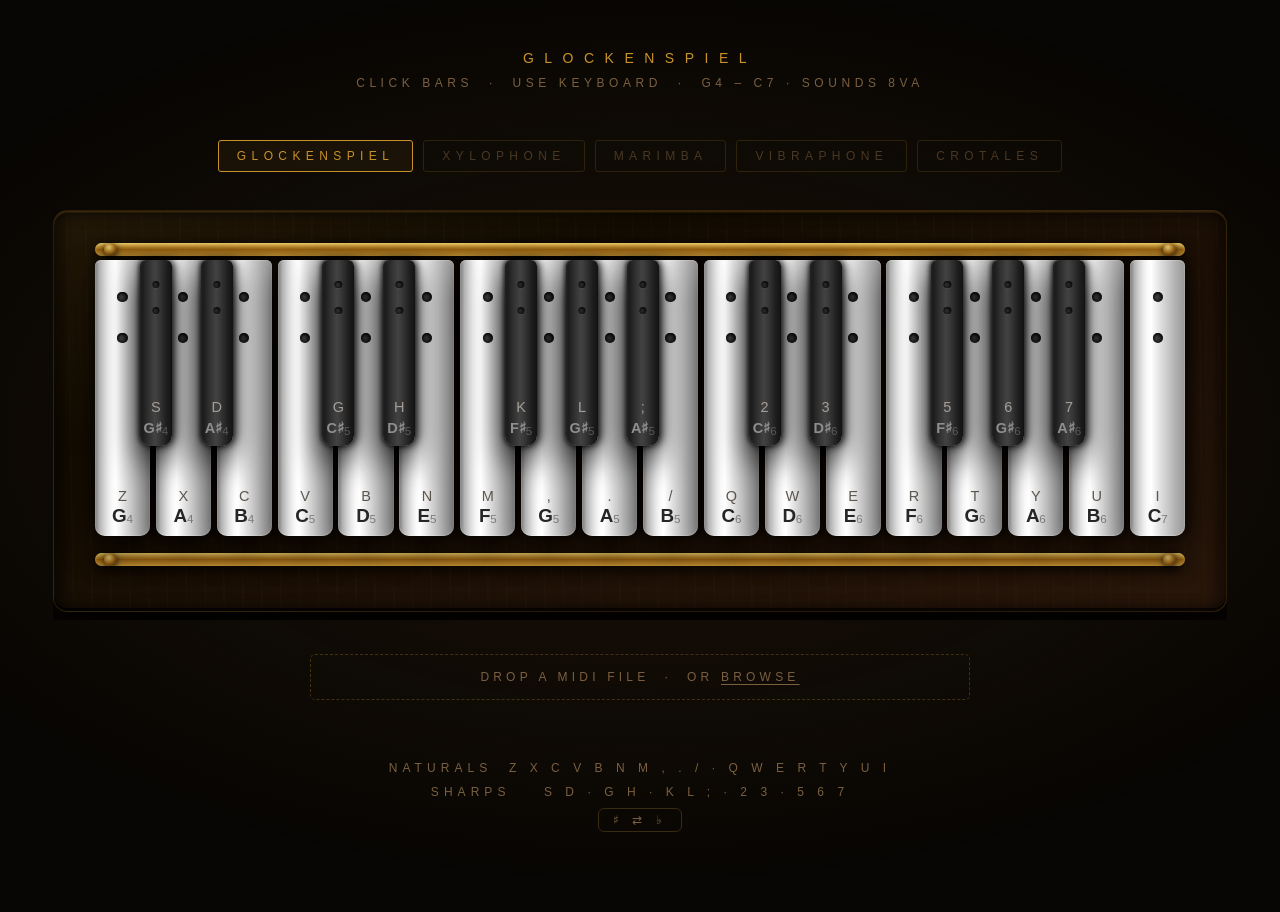
<file: index.html>
<!DOCTYPE html>
<html lang="en">
<head>
<meta charset="UTF-8">
<meta name="viewport" content="width=device-width, initial-scale=1.0">
<title>Mallet</title>
<meta name="theme-color" content="#080604">
<link rel="manifest" href="manifest.json">
<link rel="stylesheet" href="style.css">
</head>
<body>
<div class="page">

  <header>
    <h1>Glockenspiel</h1>
    <p>Click bars &nbsp;·&nbsp; Use keyboard &nbsp;·&nbsp; G4 – C7<span id="octaveNote"> · sounds 8va</span></p>
  </header>

  <div class="mode-selector">
    <button class="mode-btn active" data-mode="glockenspiel">Glockenspiel</button>
    <button class="mode-btn"        data-mode="xylophone">Xylophone</button>
    <button class="mode-btn"        data-mode="marimba">Marimba</button>
    <button class="mode-btn"        data-mode="vibraphone">Vibraphone</button>
    <button class="mode-btn"        data-mode="crotales">Crotales</button>
  </div>

  <div class="frame-wrap">
    <div class="frame">
      <div class="rail top"></div>
      <div class="bars-wrapper" id="barsWrapper" data-mode="glockenspiel"></div>
      <div class="rail bottom"></div>
    </div>
  </div>

  <div class="pedal-row" id="pedalIndicator">
    <span class="pedal-key">SPACE</span>
    <span class="pedal-label">Sustain pedal</span>
  </div>

  <div class="song-panel">
    <div class="drop-zone" id="dropZone">
      Drop a MIDI file &nbsp;·&nbsp; or <label for="midiInput">browse</label>
      <input type="file" id="midiInput" accept=".mid,.midi">
    </div>
    <div class="song-status" id="loadError"></div>
    <div class="song-loaded" id="songLoaded">
      <div class="song-name" id="songName"></div>
      <div class="song-btns">
        <button class="song-btn" id="btnListen">Listen</button>
        <button class="song-btn" id="btnPractice">Practice</button>
        <button class="song-btn" id="btnStop" disabled>Stop</button>
        <button class="song-btn" id="btnClear">Clear</button>
      </div>
      <div class="tempo-row">
        <span>Speed</span>
        <input type="range" id="tempoSlider" min="25" max="200" value="100">
        <span id="tempoVal">100%</span>
        <button class="song-btn" id="btnCompact" title="Cap silences between notes at 1 second">Compact</button>
        <button class="song-btn" id="btnAllNotes" title="Play out-of-range notes (audio only, no bar highlight)">All notes</button>
      </div>
      <div class="track-row" id="trackRow" style="display:none"></div>
      <div class="song-status" id="songStatus"></div>
    </div>
  </div>

  <footer id="keyGuide"></footer>

</div>
<script>
/* ═══════════════════════════════════════════
   AUDIO ENGINE
═══════════════════════════════════════════ */
let actx = null;
let noiseBuffer = null; // pre-generated marimba noise (reused across notes)
const verbs = {};
let currentMode = 'glockenspiel';
let pedalDown = false;
const vibeVoices = new Map(); // active vibraphone gain nodes for damping
const live = new Map();
const liveTimers = new Map(); // one cleanup timer per midi pitch
let onNotePlayed = () => {}; // assigned by song section

function fadeGain(gain, t, dur) {
  gain.cancelScheduledValues(t);
  // setTargetAtTime smoothly fades from whatever the current interpolated value
  // is (no pop/click), asymptotically reaching 0 with time constant dur/4.
  gain.setTargetAtTime(0.0001, t, dur / 4);
}

function releasePedal() {
  pedalDown = false;
  setPedalVisual(false);
  damp();
}

function normalizeKey(e) {
  return (e.key === ',' || e.key === '.' || e.key === '/') ? e.key : e.key.toLowerCase();
}

function damp() {
  if (!actx) return;
  const t = actx.currentTime;
  vibeVoices.forEach(mg => { try { fadeGain(mg.gain, t, 0.12); } catch(e) {} });
  setTimeout(() => vibeVoices.clear(), 300);
}

function sustain() {
  // When pedal goes down, extend decay of all currently ringing vibe notes
  if (!actx) return;
  const t = actx.currentTime;
  vibeVoices.forEach(mg => { try { fadeGain(mg.gain, t, MODES.vibraphone.maxT); } catch(e) {} });
}

function setPedalVisual(on) {
  pedalEl.classList.toggle('down', on);
}

// Bar range: the notes that have physical bars on screen
const BAR_LO = 67; // G4
const BAR_HI = 96; // C7

// Per-instrument timbre configs
const MODES = {
  glockenspiel: {
    // Inharmonic metal-bar partials (Rossing 1976). The 2.756× ratio
    // is the signature overtone that gives glockenspiels their shimmer.
    partials: [
      { r: 1.000, a: 1.00, t: 4.4  },
      { r: 2.756, a: 0.50, t: 2.9  },
      { r: 5.404, a: 0.22, t: 1.75 },
      { r: 8.933, a: 0.09, t: 1.10 },
      { r: 13.34, a: 0.035,t: 0.70 },
    ],
    gain: 0.26, attack: 0.003, reverbMix: 0.09, maxT: 5.6,
    transpose: 12, // sounds G5–C8 — a real glockenspiel's range
    verb: { dur: 1.8, dec: 3.0 },
  },
  xylophone: {
    // Xylophone bars are denser/harder than marimba, so the 1st overtone
    // lands a 12th above the fundamental (ratio ~3×), giving a brighter,
    // drier cut compared to marimba's wide 4× interval. Harder mallet attack.
    partials: [
      { r: 1.000, a: 1.00, t: 0.90 },
      { r: 3.000, a: 0.45, t: 0.45 },
      { r: 9.100, a: 0.12, t: 0.22 },
    ],
    gain: 0.42, attack: 0.007, reverbMix: 0.08, maxT: 1.2,
    noise: true,
    verb: { dur: 0.7, dec: 4.0 },
  },
  marimba: {
    // Marimba bars are arch-tuned so 1st overtone lands exactly 2 octaves
    // above the fundamental (ratio 4×). Wooden attack via noise burst.
    // The 4× partial gets progressively quieter and shorter at higher pitches —
    // otherwise it lands in harsh frequency territory (e.g. C7's 4× = 8 kHz).
    partials: [
      { r: 1.000, a: 1.00, t: 3.2 },
      { r: 4.000, a: 0.28,
        aFn: m => 0.28 * (0.1 + 0.9 * Math.pow(Math.max(0, 1 - (m - 67) / 29), 1.2)),
        tFn: m => Math.max(0.25, 0.55 * (1 - (m - 67) / 29 * 0.5)),
        t: 0.55 },
    ],
    gain: 0.34, attack: 0.018, reverbMix: 0.30, maxT: 3.5,
    noise: true,
    verb: { dur: 1.6, dec: 2.2 },
  },
  vibraphone: {
    // Vibraphone metal-bar partials + motor-driven tremolo (~5.4 Hz).
    // Longer sustain than glockenspiel; more reverb. Bars are arch-tuned to a
    // 4× overtone in theory, but an exact 4× sounded wrong by ear — 3.88×
    // (~53 cents flat) was chosen deliberately.
    partials: [
      { r: 1.000, a: 1.00, t: 6.0 },
      { r: 3.880, a: 0.32, t: 3.8 },
      { r: 9.450, a: 0.08, t: 1.6 },
    ],
    gain: 0.24, attack: 0.005, reverbMix: 0.14, maxT: 7.0,
    tremolo: { rate: 5.4, depth: 0.13 },
    verb: { dur: 2.4, dec: 2.2 },
  },
  crotales: {
    // Crotales are thick bell-bronze discs with a central mass, not free bars —
    // their spectrum comes from circular-plate nodal-diameter modes, labeled
    // (2,0), (3,0), (4,0) by their diameter/circle node counts. The struck disc
    // has no true fundamental: the perceived pitch is the (2,0) mode, and the
    // three modes sit at ~2 : ~4 : ~7 — i.e. the 2nd, 4th, and 7th harmonics of
    // a "nonexistent fundamental" an octave below the pitch. Relative to the
    // (2,0) mode that's the "ideal" 1 : 2 : 3.5, which is why crotales sound
    // unusually clean and bell-like next to the overtly inharmonic glockenspiel.
    //
    // But real crotales aren't ideally tuned: Deutsch, Ramirez & Moore (2004)
    // measured the whole C6–C8 Zildjian set and found both upper modes go
    // progressively FLAT relative to the (2,0) as the scale ascends (their
    // Table I / Fig. 5). rFn reproduces that measured trend with a linear fit
    // to their data, so low bars ring near 1:2:3.5 and high bars pull flatter —
    // audibly the real instrument's imperfect intonation, not an idealization.
    // rFn receives the sounding pitch, so with the octave transpose the bars
    // land almost entirely inside the measured C6–C8 range.
    // Hard mallets give a fast, bright attack; solid bronze gives an
    // exceptionally long, clear ring (players often damp by hand rather than
    // wait it out).
    partials: [
      { r: 1.000, a: 1.00, t: 9.0 },
      { rFn: m => -0.01054 * m + 2.8807, a: 0.22, t: 4.5 }, // (3,0)/(2,0): ~2.05 (G5) → ~1.74 (C8)
      { rFn: m => -0.02504 * m + 5.5409, a: 0.07, t: 2.0 }, // (4,0)/(2,0): ~3.56 (G5) → ~2.84 (C8)
    ],
    gain: 0.23, attack: 0.002, reverbMix: 0.11, maxT: 9.5,
    transpose: 12, // sounds G5–C8, overlapping the real C6–C8 set
    verb: { dur: 2.6, dec: 2.6 },
  },
};

let globalVibeLFO = null, globalVibeLFOGain = null;

function boot() {
  if (actx) { actx.state === 'suspended' && actx.resume(); return; }
  actx = new (window.AudioContext || window.webkitAudioContext)();
  // Pre-generate noise buffer once; only the per-note bandpass filter frequency varies
  const nLen = actx.sampleRate * 0.035 | 0;
  noiseBuffer = actx.createBuffer(1, nLen, actx.sampleRate);
  const nd = noiseBuffer.getChannelData(0);
  for (let i = 0; i < nLen; i++) nd[i] = Math.random() * 2 - 1;
  for (const [name, cfg] of Object.entries(MODES)) {
    verbs[name] = mkVerb(actx, cfg.verb.dur, cfg.verb.dec);
    verbs[name].connect(actx.destination);
  }
  // Single global vibraphone LFO — all notes share the same motor phase
  const vt = MODES.vibraphone.tremolo;
  globalVibeLFO = actx.createOscillator();
  globalVibeLFOGain = actx.createGain();
  globalVibeLFO.type = 'sine';
  globalVibeLFO.frequency.value = vt.rate;
  globalVibeLFOGain.gain.value = vt.depth;
  globalVibeLFO.connect(globalVibeLFOGain);
  globalVibeLFO.start();
}

function mkVerb(c, dur, dec) {
  const sr = c.sampleRate, len = sr * dur | 0;
  const b = c.createBuffer(2, len, sr);
  for (let ch = 0; ch < 2; ch++) {
    const d = b.getChannelData(ch);
    for (let i = 0; i < len; i++)
      d[i] = (Math.random() * 2 - 1) * Math.pow(1 - i / len, dec);
  }
  const v = c.createConvolver(); v.buffer = b; return v;
}

const hz = m => 440 * Math.pow(2, (m - 69) / 12);

// Velocity → loudness and brightness. vel is MIDI 1–127; keyboard/mouse hits
// default to 127 so live playing is unchanged. A harder strike is both louder
// and brighter: real mallets excite more upper partials the harder they hit.
const velGain   = vel => Math.pow(vel / 127, 1.5);
const velBright = vel => 0.4 + 0.6 * vel / 127;

function ding(midi, vel = 127) {
  boot();
  const cfg = MODES[currentMode];
  // `midi` is the bar; `sm` is the pitch the instrument actually sounds
  const sm = midi + (cfg.transpose || 0);
  const f = hz(sm), t = actx.currentTime;
  const loud = velGain(vel), bright = velBright(vel);

  // Retrigger: fade previous voice on this pitch out fast
  const prev = live.get(midi);
  if (prev) try { fadeGain(prev, t, 0.055); } catch(e) {}

  const mg = actx.createGain();
  const damped = currentMode === 'vibraphone' && !pedalDown;
  // mg stays flat at cfg.gain — natural decay is handled by each partial's own
  // envelope. mg is only used for forced damping (retrigger / pedal release).
  mg.gain.setValueAtTime(cfg.gain * loud, t);
  if (damped) mg.gain.setTargetAtTime(0.0001, t, 0.18 / 4); // immediate damp
  if (currentMode === 'vibraphone') vibeVoices.set(midi, mg);

  // Vibraphone tremolo: downstream gain node modulated by the shared global LFO
  // so all simultaneously ringing notes share the same motor phase.
  let outNode = mg;
  if (cfg.tremolo) {
    const tremoloGain = actx.createGain();
    tremoloGain.gain.setValueAtTime(1.0, t);
    mg.connect(tremoloGain);
    outNode = tremoloGain;
    globalVibeLFOGain.connect(tremoloGain.gain);
  }

  outNode.connect(actx.destination);

  const reverbMix = damped ? 0.01 : cfg.reverbMix;
  const rg = actx.createGain(); rg.gain.setValueAtTime(reverbMix, t);
  outNode.connect(rg); rg.connect(verbs[currentMode]);

  // Wooden mallet thump: bandpass noise centered below the note frequency
  // (yarn mallets are soft — lower center freq, broader Q than xylophone)
  if (cfg.noise) {
    const ns = actx.createBufferSource(); ns.buffer = noiseBuffer;
    const noiseFreq = currentMode === 'marimba' ? Math.min(f * 0.6, 500) : f;
    const noiseQ    = currentMode === 'marimba' ? 0.8 : 1.5;
    const noiseDur  = currentMode === 'marimba' ? 0.055 : 0.035;
    const noiseAmp  = (currentMode === 'marimba' ? 0.12 : 0.18) * bright;
    const nf = actx.createBiquadFilter(); nf.type = 'bandpass'; nf.frequency.value = noiseFreq; nf.Q.value = noiseQ;
    const ng = actx.createGain();
    ng.gain.setValueAtTime(noiseAmp, t); ng.gain.exponentialRampToValueAtTime(0.0001, t + noiseDur);
    ns.connect(nf); nf.connect(ng); ng.connect(mg);
    ns.start(t); ns.stop(t + noiseDur + 0.015);
  }

  cfg.partials.forEach((p, i) => {
    const pr = p.rFn ? p.rFn(sm) : p.r;
    const freq = f * pr;
    if (freq >= actx.sampleRate / 2) return; // above Nyquist — skip to avoid aliasing
    const o = actx.createOscillator(), g = actx.createGain();
    o.type = 'sine'; o.frequency.value = freq;
    const pa = (p.aFn ? p.aFn(sm) : p.a) * (i ? bright : 1);
    const pt = p.tFn ? p.tFn(sm) : p.t;
    g.gain.setValueAtTime(0, t);
    g.gain.linearRampToValueAtTime(pa, t + cfg.attack);
    g.gain.exponentialRampToValueAtTime(0.0001, t + pt);
    o.connect(g); g.connect(mg);
    o.start(t); o.stop(t + pt + 0.15);
  });

  live.set(midi, mg.gain);
  clearTimeout(liveTimers.get(midi));
  liveTimers.set(midi, setTimeout(() => { live.delete(midi); liveTimers.delete(midi); }, (cfg.maxT + 1) * 1000));
  onNotePlayed(midi);
}

/* ═══════════════════════════════════════════
   NOTE DEFINITIONS
   3 octaves: G4 → C7
   18 natural notes, 12 sharps (30 total)
═══════════════════════════════════════════ */
const NAT = [
  {n:'G', o:4, m:67}, {n:'A', o:4, m:69}, {n:'B', o:4, m:71},
  {n:'C', o:5, m:72}, {n:'D', o:5, m:74}, {n:'E', o:5, m:76},
  {n:'F', o:5, m:77}, {n:'G', o:5, m:79}, {n:'A', o:5, m:81},
  {n:'B', o:5, m:83}, {n:'C', o:6, m:84}, {n:'D', o:6, m:86},
  {n:'E', o:6, m:88}, {n:'F', o:6, m:89}, {n:'G', o:6, m:91},
  {n:'A', o:6, m:93}, {n:'B', o:6, m:95}, {n:'C', o:7, m:96},
];

// 17 slots = gaps between 18 naturals; null = no accidental
const SHR = [
  {n:'G\u266F', f:'A\u266D', o:4, m:68}, {n:'A\u266F', f:'B\u266D', o:4, m:70}, null,
  {n:'C\u266F', f:'D\u266D', o:5, m:73}, {n:'D\u266F', f:'E\u266D', o:5, m:75}, null,
  {n:'F\u266F', f:'G\u266D', o:5, m:78}, {n:'G\u266F', f:'A\u266D', o:5, m:80}, {n:'A\u266F', f:'B\u266D', o:5, m:82}, null,
  {n:'C\u266F', f:'D\u266D', o:6, m:85}, {n:'D\u266F', f:'E\u266D', o:6, m:87}, null,
  {n:'F\u266F', f:'G\u266D', o:6, m:90}, {n:'G\u266F', f:'A\u266D', o:6, m:92}, {n:'A\u266F', f:'B\u266D', o:6, m:94}, null,
];

// Keyboard layout mirrors a piano:
//  Natural row:  Z X C V B N M , . /  Q W E R T Y U I
//  Sharp row:    S D   G H   K L ;    2 3   5 6 7
// (J sits above the E–F gap which has no sharp, so sharps shift to K L ;)
const NAT_K = ['z','x','c','v','b','n','m',',','.','/','q','w','e','r','t','y','u','i'];
const SHR_K = ['s','d',null,'g','h',null,'k','l',';',null,'2','3',null,'5','6','7',null];

const M2K = {}, K2M = {}; // midi↔key bidirectional lookup
NAT.forEach((nd, i) => { const k = NAT_K[i]; if (k) { M2K[nd.m] = k; K2M[k] = nd.m; } });
SHR.forEach((sd, i) => { const k = SHR_K[i]; if (sd && k) { M2K[sd.m] = k; K2M[k] = sd.m; } });

/* ═══════════════════════════════════════════
   DOM CONSTRUCTION
═══════════════════════════════════════════ */
const wrap = document.getElementById('barsWrapper');
const midi2el = {}; // midi → bar DOM element

const natRow = document.createElement('div');
natRow.className = 'row-naturals';
NAT.forEach(nd => natRow.appendChild(mkBar(nd.n, nd.o, nd.m, false)));

const shrRow = document.createElement('div');
shrRow.className = 'row-sharps';
SHR.forEach(sd => {
  const sp = document.createElement('div');
  sp.className = 'sharp-spacer';
  if (sd) sp.appendChild(mkBar(sd.n, sd.o, sd.m, true, sd.f));
  shrRow.appendChild(sp);
});

wrap.appendChild(natRow);
wrap.appendChild(shrRow);

function mkBar(note, oct, midi, isSharp, flatNote = null) {
  const el = document.createElement('div');
  el.className = `bar ${isSharp ? 'sharp' : 'natural'}`;
  el.dataset.midi = midi;
  if (isSharp) { el.dataset.sharp = note; el.dataset.flat = flatNote; el.dataset.oct = oct; }
  midi2el[midi] = el;

  // Mounting holes
  for (let i = 0; i < 2; i++) {
    const h = document.createElement('div'); h.className = 'hole';
    el.appendChild(h);
  }

  // Key hint
  const k = M2K[midi];
  if (k) {
    const kl = document.createElement('span');
    kl.className = 'key-label';
    kl.textContent = k.toUpperCase();
    el.appendChild(kl);
  }

  // Note label (lowest element)
  const lbl = document.createElement('span');
  lbl.className = 'bar-label';
  lbl.innerHTML = `${note}<span class="oct">${oct}</span>`;
  el.appendChild(lbl);

  const play = e => {
    e.preventDefault();
    ding(midi);
    flash(el);
  };
  el.addEventListener('mousedown', play);
  el.addEventListener('touchstart', play, { passive: false });
  return el;
}

function flash(el) {
  el.classList.remove('hit');
  void el.offsetWidth; // restart animation
  el.classList.add('hit');
  setTimeout(() => el.classList.remove('hit'), 580);
}

/* ═══════════════════════════════════════════
   LABEL MODE  (Shift key cycles)
═══════════════════════════════════════════ */
const LABEL_MODES = ['sharps', 'flats', 'none'];
let labelMode = 'sharps';

function applyLabelMode() {
  wrap.dataset.labels = labelMode;
  document.querySelectorAll('.bar.sharp').forEach(bar => {
    const lbl = bar.querySelector('.bar-label');
    if (!lbl) return;
    const name = labelMode === 'flats' ? bar.dataset.flat : bar.dataset.sharp;
    lbl.innerHTML = `${name}<span class="oct">${bar.dataset.oct}</span>`;
  });
}
applyLabelMode();

/* ═══════════════════════════════════════════
   KEYBOARD INPUT
═══════════════════════════════════════════ */
const held = new Set();
const modeButtons = document.querySelectorAll('.mode-btn');
const pedalEl = document.getElementById('pedalIndicator');

document.addEventListener('keydown', e => {
  if (e.repeat || e.ctrlKey || e.metaKey || e.altKey) return;

  // Shift = cycle note label mode (sharps → flats → none)
  if (e.key === 'Shift') {
    labelMode = LABEL_MODES[(LABEL_MODES.indexOf(labelMode) + 1) % LABEL_MODES.length];
    applyLabelMode();
    return;
  }

  if (e.shiftKey) return; // don't play notes while shift is held

  // Spacebar = vibraphone sustain pedal
  if (e.code === 'Space') {
    e.preventDefault();
    if (currentMode === 'vibraphone' && !pedalDown) {
      pedalDown = true;
      setPedalVisual(true);
      sustain(); // extend any already-ringing notes
    }
    return;
  }

  const key = normalizeKey(e);
  if (held.has(key)) return;
  const midi = K2M[key];
  if (!midi) return;
  e.preventDefault();
  held.add(key);
  ding(midi);
  const bar = midi2el[midi];
  if (bar) flash(bar);
});

document.addEventListener('keyup', e => {
  // Release pedal
  if (e.code === 'Space') {
    e.preventDefault();
    if (pedalDown) releasePedal();
    return;
  }
  held.delete(normalizeKey(e));
});

/* ═══════════════════════════════════════════
   MODE SWITCHING
═══════════════════════════════════════════ */
modeButtons.forEach(btn => {
  btn.addEventListener('click', () => {
    btn.blur(); // prevent button keeping focus and stealing spacebar
    if (pedalDown) releasePedal();

    currentMode = btn.dataset.mode;
    modeButtons.forEach(b => b.classList.remove('active'));
    btn.classList.add('active');
    wrap.dataset.mode = currentMode;
    document.querySelector('header h1').textContent = btn.textContent;
    document.getElementById('octaveNote').textContent = MODES[currentMode].transpose ? ' · sounds 8va' : '';

    // Show pedal hint only for vibraphone
    pedalEl.classList.toggle('visible', currentMode === 'vibraphone');
  });
});

/* ═══════════════════════════════════════════
   KEY GUIDE FOOTER
═══════════════════════════════════════════ */
document.getElementById('keyGuide').innerHTML =
  'Naturals&nbsp; Z X C V B N M , . / · Q W E R T Y U I<br>' +
  'Sharps&nbsp;&nbsp;&nbsp; S D · G H · K L ; · 2 3 · 5 6 7<br>' +
  '<button id="btnLabelCycle" class="label-cycle-btn">&#9839; &#8644; &#9837;</button>';

document.getElementById('btnLabelCycle').addEventListener('click', () => {
  labelMode = LABEL_MODES[(LABEL_MODES.indexOf(labelMode) + 1) % LABEL_MODES.length];
  applyLabelMode();
});
</script>
<script src="parser.js"></script>
<script src="midi.js"></script>
<script>
  if ('serviceWorker' in navigator) {
    navigator.serviceWorker.register('/mallet/sw.js');
  }
</script>
</body>
</html>
</file>
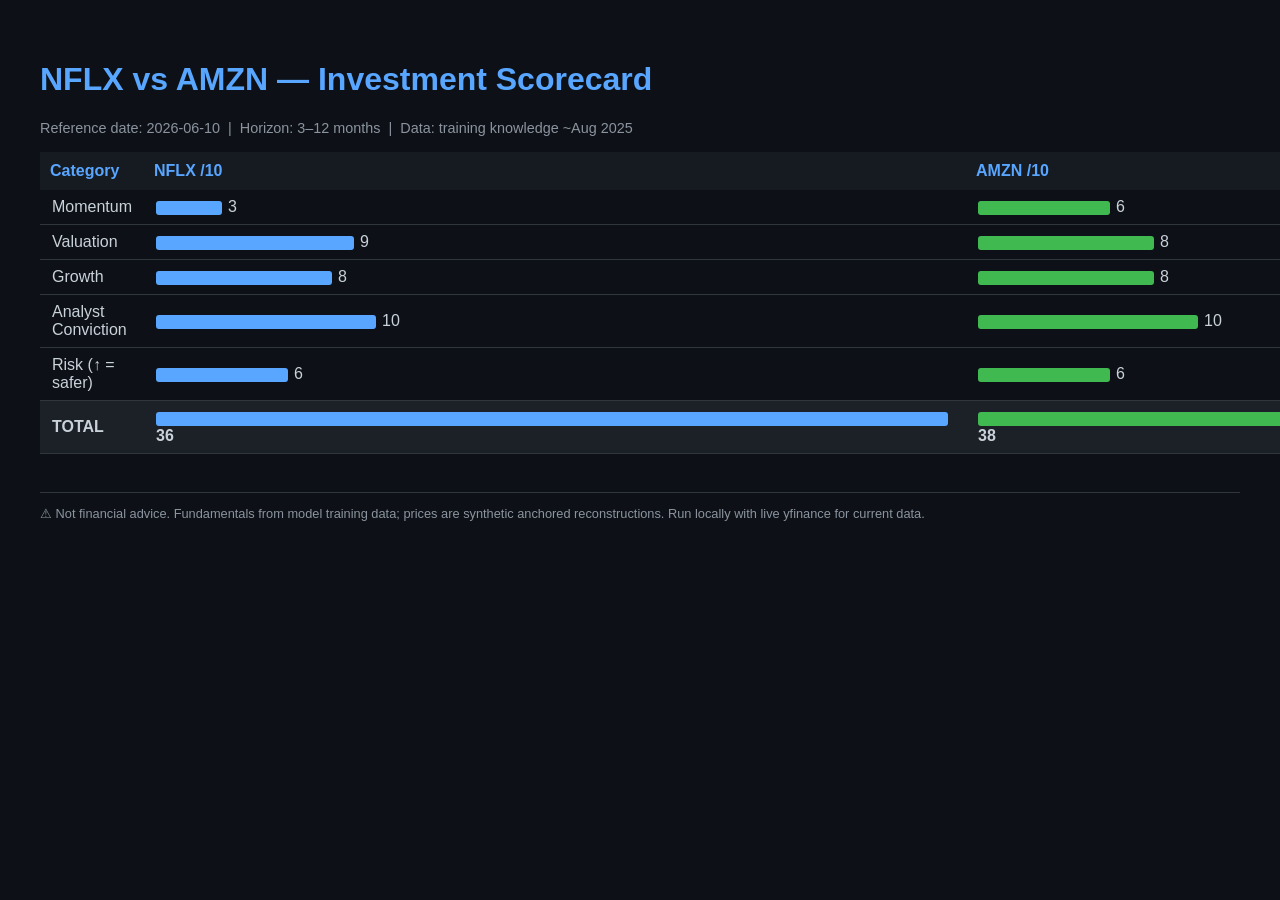
<file: scorecard.html>
<!DOCTYPE html>
<html><head><meta charset="utf-8">
<title>NFLX vs AMZN — Scorecard (2026-06-10)</title>
<style>
 body{font-family:'Segoe UI',sans-serif;background:#0d1117;color:#c9d1d9;padding:2em}
 h1{color:#58a6ff} p{color:#8b949e;font-size:.9em}
 table{border-collapse:collapse;width:100%;margin-top:1em}
 th{background:#161b22;color:#58a6ff;padding:10px;text-align:left}
 td{padding:8px 12px;border-bottom:1px solid #30363d}
 tr:hover{background:#161b22}
 .bar{display:inline-block;height:14px;border-radius:3px;margin-right:6px;vertical-align:middle}
 .total{font-weight:bold;background:#1c2128}
 footer{margin-top:3em;font-size:.8em;color:#8b949e;border-top:1px solid #30363d;padding-top:1em}
</style></head><body>
<h1>NFLX vs AMZN — Investment Scorecard</h1>
<p>Reference date: 2026-06-10 &nbsp;|&nbsp; Horizon: 3–12 months &nbsp;|&nbsp;
Data: training knowledge ~Aug 2025</p>
<table>
<tr><th>Category</th><th>NFLX /10</th><th>AMZN /10</th><th>Edge</th></tr>
<tr class=""><td>Momentum</td><td><span class="bar" style="width:66px;background:#58a6ff"></span>3</td><td><span class="bar" style="width:132px;background:#3fb950"></span>6</td><td style="color:#3fb950;font-weight:bold">AMZN</td></tr>
<tr class=""><td>Valuation</td><td><span class="bar" style="width:198px;background:#58a6ff"></span>9</td><td><span class="bar" style="width:176px;background:#3fb950"></span>8</td><td style="color:#e3b341;font-weight:bold">NFLX</td></tr>
<tr class=""><td>Growth</td><td><span class="bar" style="width:176px;background:#58a6ff"></span>8</td><td><span class="bar" style="width:176px;background:#3fb950"></span>8</td><td style="color:#8b949e;font-weight:bold">Tied</td></tr>
<tr class=""><td>Analyst Conviction</td><td><span class="bar" style="width:220px;background:#58a6ff"></span>10</td><td><span class="bar" style="width:220px;background:#3fb950"></span>10</td><td style="color:#8b949e;font-weight:bold">Tied</td></tr>
<tr class=""><td>Risk  (↑ = safer)</td><td><span class="bar" style="width:132px;background:#58a6ff"></span>6</td><td><span class="bar" style="width:132px;background:#3fb950"></span>6</td><td style="color:#8b949e;font-weight:bold">Tied</td></tr>
<tr class="total"><td>TOTAL</td><td><span class="bar" style="width:792px;background:#58a6ff"></span>36</td><td><span class="bar" style="width:836px;background:#3fb950"></span>38</td><td style="color:#3fb950;font-weight:bold">AMZN</td></tr>
</table>
<footer>⚠ Not financial advice. Fundamentals from model training data; prices are
synthetic anchored reconstructions. Run locally with live yfinance for current data.
</footer></body></html>
</file>
<file: style.css>
*, *::before, *::after { margin: 0; padding: 0; box-sizing: border-box; }

:root {
  --nat-w: 38px;
  --nat-h: 190px;
  --shr-w: 22px;
  --shr-h: 128px;
  --slot:  42px;
  --half:  21px;
  --gold:  #c8922a;
}

body {
  background: #080604;
  min-height: 100vh;
  display: flex;
  flex-direction: column;
  align-items: center;
  justify-content: center;
  font-family: 'Optima', 'Segoe UI', Candara, 'Gill Sans MT', sans-serif;
  overflow-x: auto;
  padding: 50px 24px 80px;
}

body::before {
  content: '';
  position: fixed;
  inset: 0;
  background: radial-gradient(ellipse 65% 50% at 50% 48%, rgba(55,35,12,0.42) 0%, transparent 100%);
  pointer-events: none;
}

.page {
  position: relative;
  z-index: 1;
  display: flex;
  flex-direction: column;
  align-items: center;
}

/* ── HEADER ── */
header {
  text-align: center;
  margin-bottom: 50px;
}
header h1 {
  font-size: 14px;
  font-weight: 400;
  letter-spacing: 0.75em;
  text-transform: uppercase;
  color: var(--gold);
  margin-bottom: 10px;
}
header p {
  font-size: 12px;
  letter-spacing: 0.38em;
  text-transform: uppercase;
  color: #7a6040;
}

/* ── FRAME SCROLL WRAPPER ── */
.frame-wrap {
  overflow-x: auto;
  -webkit-overflow-scrolling: touch;
  max-width: 100vw;
  padding-bottom: 8px; /* room for scrollbar if visible */
}

/* ── FRAME ── */
.frame {
  position: relative;
  zoom: 1.45;
  background:
    repeating-linear-gradient(89deg,
      rgba(255,185,55,0.014) 0px, rgba(255,185,55,0.014) 1px,
      transparent 1px, transparent 13px),
    linear-gradient(158deg, #231808 0%, #130c02 28%, #1e1107 62%, #28160a 100%);
  border-radius: 10px;
  padding: 34px 28px 52px;
  border: 1px solid rgba(200,146,42,0.1);
  box-shadow:
    0 55px 130px rgba(0,0,0,0.97),
    0 22px 55px rgba(0,0,0,0.85),
    inset 0 1px 0 rgba(200,146,42,0.2),
    inset 0 -2px 0 rgba(0,0,0,0.7),
    inset 5px 0 10px rgba(0,0,0,0.5),
    inset -5px 0 10px rgba(0,0,0,0.5);
}

/* ── RAILS ── */
.rail {
  position: absolute;
  left: 28px;
  right: 28px;
  height: 9px;
  border-radius: 5px;
  background: linear-gradient(180deg,
    rgba(235,192,88,0.95) 0%,
    rgba(152,98,18,1)    50%,
    rgba(210,158,58,0.9) 100%);
  box-shadow: 0 3px 9px rgba(0,0,0,0.8), inset 0 1px 2px rgba(255,242,148,0.38);
}
.rail.top    { top: 22px; }
.rail.bottom { bottom: 31px; }
.rail::before, .rail::after {
  content: '';
  position: absolute;
  width: 9px; height: 9px;
  border-radius: 50%;
  top: 0;
  background: radial-gradient(circle at 38% 33%, #e8ca72, #9a6515, #280f04);
  box-shadow: 0 1px 5px rgba(0,0,0,0.95);
}
.rail::before { left: 6px; }
.rail::after  { right: 6px; }

/* ── BARS WRAPPER ── */
.bars-wrapper { position: relative; }

.row-naturals {
  display: flex;
  gap: 4px;
  position: relative;
  z-index: 1;
}

.row-sharps {
  position: absolute;
  top: 0;
  left: var(--half);
  display: flex;
  z-index: 3;
  pointer-events: none;
}
.sharp-spacer {
  width: var(--slot);
  display: flex;
  justify-content: center;
  pointer-events: none;
}

/* ── BARS ── */
.bar {
  position: relative;
  cursor: crosshair;
  border-radius: 4px 4px 7px 7px;
  user-select: none;
  display: flex;
  flex-direction: column;
  align-items: center;
  flex-shrink: 0;
  pointer-events: all;
  touch-action: none;
}

.bar.natural {
  width: var(--nat-w);
  height: var(--nat-h);
  background: linear-gradient(90deg,
    #767676  0%,
    #b2b2b2  8%,
    #d4d4d4 17%,
    #eaeaea 24%,
    #f9f9f9 31%,
    #ffffff 38%,
    #f5f5f5 44%,
    #e2e2e2 54%,
    #cacaca 68%,
    #b0b0b0 83%,
    #979797 100%);
  box-shadow:
    4px 0 8px rgba(0,0,0,0.45),
    -2px 0 5px rgba(0,0,0,0.28),
    0 10px 22px rgba(0,0,0,0.62),
    inset 0 0 1px rgba(255,255,255,0.92);
}
.bar.natural:hover { filter: brightness(1.07); }

.bar.sharp {
  width: var(--shr-w);
  height: var(--shr-h);
  background: linear-gradient(90deg,
    #131313  0%,
    #212121 12%,
    #2f2f2f 25%,
    #3a3a3a 37%,
    #424242 46%,
    #3c3c3c 55%,
    #2d2d2d 70%,
    #1e1e1e 84%,
    #141414 100%);
  box-shadow:
    2px 0 6px rgba(0,0,0,0.82),
    -1px 0 3px rgba(0,0,0,0.62),
    0 10px 22px rgba(0,0,0,0.88),
    inset 1px 0 1px rgba(65,65,65,0.35);
}
.bar.sharp:hover { filter: brightness(1.45); }

/* ── HOLES ── */
.hole {
  position: absolute;
  border-radius: 50%;
  background: radial-gradient(circle at 36% 32%, #676767, #333, #0d0d0d);
  box-shadow: inset 0 1.5px 3.5px rgba(0,0,0,1), 0 0.5px 0 rgba(210,210,210,0.07);
  left: 50%;
  transform: translateX(-50%);
}
.bar.natural .hole { width: 7px; height: 7px; }
.bar.sharp   .hole { width: 5px; height: 5px; }
.bar.natural .hole:nth-child(1) { top: 22px; }
.bar.natural .hole:nth-child(2) { top: 50px; }
.bar.sharp   .hole:nth-child(1) { top: 14px; }
.bar.sharp   .hole:nth-child(2) { top: 32px; }

/* ── LABEL MODE ── */
.bars-wrapper[data-labels="none"] .bar-label { visibility: hidden; }

/* ── LABELS ── */
.bar-label {
  position: absolute;
  bottom: 7px;
  font-weight: 700;
  text-align: center;
  line-height: 1;
  pointer-events: none;
}
.bar.natural .bar-label { font-size: 13px; letter-spacing: -0.01em; color: #262626; }
.bar.sharp   .bar-label { font-size: 10px;  color: #8e8e8e; }

.oct {
  font-size: 8px;
  font-weight: 400;
  vertical-align: baseline;
  position: relative;
  top: 1px;
  opacity: 0.5;
}

.key-label {
  position: absolute;
  bottom: 22px;
  font-size: 10px;
  line-height: 1;
  pointer-events: none;
  letter-spacing: 0;
}
.bar.natural .key-label { color: rgba(40,30,20,0.72); }
.bar.sharp   .key-label { color: rgba(210,200,190,0.7); }

/* ── STRIKE ANIMATIONS ── */
@keyframes flashNat {
  0%   { filter: brightness(1); }
  5%   { filter: brightness(2.3) saturate(0.55); }
  100% { filter: brightness(1); }
}
@keyframes flashShr {
  0%   { filter: brightness(1); }
  5%   { filter: brightness(5.0); }
  100% { filter: brightness(1); }
}
@keyframes glowNat {
  0%, 100% {
    box-shadow:
      4px 0 8px rgba(0,0,0,0.45), -2px 0 5px rgba(0,0,0,0.28),
      0 10px 22px rgba(0,0,0,0.62), inset 0 0 1px rgba(255,255,255,0.92);
  }
  6% {
    box-shadow:
      0 0 38px rgba(255,242,148,1),
      0 0 75px rgba(255,212,72,0.65),
      0 0 120px rgba(255,180,42,0.28);
  }
}
@keyframes glowShr {
  0%, 100% {
    box-shadow:
      2px 0 6px rgba(0,0,0,0.82), -1px 0 3px rgba(0,0,0,0.62),
      0 10px 22px rgba(0,0,0,0.88), inset 1px 0 1px rgba(65,65,65,0.35);
  }
  6% {
    box-shadow:
      0 0 28px rgba(155,210,255,0.9),
      0 0 60px rgba(115,175,255,0.55),
      0 0 100px rgba(100,148,255,0.22);
  }
}
.bar.natural.hit { animation: flashNat 0.58s ease-out forwards, glowNat 0.58s ease-out forwards; }
.bar.sharp.hit   { animation: flashShr 0.58s ease-out forwards, glowShr 0.58s ease-out forwards; }

/* ── FOOTER ── */
footer {
  margin-top: 40px;
  font-size: 12px;
  letter-spacing: 0.42em;
  text-transform: uppercase;
  color: #7a6040;
  text-align: center;
  line-height: 2;
}

/* ── LABEL CYCLE BUTTON ── */
.label-cycle-btn {
  background: none;
  border: 1px solid #3a2a10;
  border-radius: 6px;
  color: #7a6040;
  font-size: 12px;
  letter-spacing: 0.42em;
  text-transform: uppercase;
  padding: 4px 14px;
  cursor: pointer;
  margin-top: 4px;
  transition: border-color 0.15s, color 0.15s;
}
.label-cycle-btn:hover, .label-cycle-btn:active {
  border-color: #c8922a;
  color: #c8922a;
}

/* ── RESPONSIVE ZOOM ── */
@media (max-width: 1100px) { .frame { zoom: 1.0; } }
@media (max-width: 720px)  { .frame { zoom: 0.78; } }

::-webkit-scrollbar { width: 4px; height: 4px; }
::-webkit-scrollbar-track { background: #080604; }
::-webkit-scrollbar-thumb { background: #281e0e; border-radius: 2px; }

/* ── PEDAL INDICATOR ── */
.pedal-row {
  display: none;
  align-items: center;
  gap: 10px;
  margin-top: 22px;
  font-size: 12px;
  letter-spacing: 0.38em;
  text-transform: uppercase;
}
.pedal-row.visible { display: flex; }
.pedal-key {
  border: 1px solid var(--gold);
  color: var(--gold);
  padding: 4px 12px;
  border-radius: 3px;
  transition: all 0.08s;
  letter-spacing: 0.35em;
}
.pedal-label { color: #c8922a; }
.pedal-row.down .pedal-key {
  border-color: var(--gold);
  color: var(--gold);
  background: rgba(200,146,42,0.1);
  box-shadow: 0 0 12px rgba(200,146,42,0.35);
}
.pedal-row.down .pedal-label { color: #c8922a; }

/* ── MODE SELECTOR ── */
.mode-selector {
  display: flex;
  gap: 10px;
  margin-bottom: 38px;
}
.mode-btn {
  font-family: inherit;
  font-size: 12px;
  font-weight: 400;
  letter-spacing: 0.45em;
  text-transform: uppercase;
  background: none;
  border: 1px solid rgba(200,146,42,0.18);
  color: #4a3824;
  padding: 8px 18px;
  border-radius: 3px;
  cursor: pointer;
  transition: border-color 0.2s, color 0.2s, background 0.2s;
}
.mode-btn:hover  { border-color: rgba(200,146,42,0.5); color: #8a6030; }
.mode-btn.active { border-color: var(--gold); color: var(--gold); background: rgba(200,146,42,0.07); }

/* ── MARIMBA: rosewood/padauk bars ── */
.bars-wrapper[data-mode="marimba"] .bar.natural {
  background: linear-gradient(90deg,
    #7a4e18  0%, #b87830  8%, #d49040 17%,
    #e8a850 24%, #f0b858 31%, #f4c060 38%,
    #eeb054 44%, #d49840 54%, #b87828 68%,
    #9a6018 83%, #7a4a10 100%);
  box-shadow: 4px 0 8px rgba(0,0,0,0.5), -2px 0 5px rgba(0,0,0,0.3),
    0 10px 22px rgba(0,0,0,0.65), inset 0 0 1px rgba(255,220,140,0.4);
}
.bars-wrapper[data-mode="marimba"] .bar.sharp {
  background: linear-gradient(90deg,
    #1e0e04  0%, #301808 12%, #3e2010 25%,
    #4a2814 37%, #502a14 46%, #4a2812 55%,
    #382010 70%, #28160a 84%, #1c0e04 100%);
}
.bars-wrapper[data-mode="marimba"] .bar.natural .bar-label  { color: #3a2008; }
.bars-wrapper[data-mode="marimba"] .bar.natural .key-label  { color: rgba(40,20,8,0.72); }
.bars-wrapper[data-mode="marimba"] .bar.natural .hole {
  background: radial-gradient(circle at 36% 32%, #5a3a18, #2a1808, #0e0804);
}

/* ── XYLOPHONE: dense dark rosewood bars ── */
.bars-wrapper[data-mode="xylophone"] .bar.natural {
  background: linear-gradient(90deg,
    #5a2810  0%, #8c4020 8%,  #a84e28 17%,
    #bc5c30 24%, #c86438 31%, #cc6840 38%,
    #c05e34 44%, #a84a24 54%, #8a3818 68%,
    #6e2c10 83%, #562008 100%);
  box-shadow: 4px 0 8px rgba(0,0,0,0.55), -2px 0 5px rgba(0,0,0,0.35),
    0 10px 22px rgba(0,0,0,0.7), inset 0 0 1px rgba(220,160,100,0.35);
}
.bars-wrapper[data-mode="xylophone"] .bar.sharp {
  background: linear-gradient(90deg,
    #160804  0%, #220c06 12%, #2e1008 25%,
    #381408 37%, #3c140a 46%, #381408 55%,
    #2c1006 70%, #200c04 84%, #160804 100%);
}
.bars-wrapper[data-mode="xylophone"] .bar.natural .bar-label { color: #2a1006; }
.bars-wrapper[data-mode="xylophone"] .bar.natural .key-label { color: rgba(35,15,5,0.72); }
.bars-wrapper[data-mode="xylophone"] .bar.natural .hole {
  background: radial-gradient(circle at 36% 32%, #4a2410, #221008, #0a0402);
}

/* ── VIBRAPHONE: warm golden aluminum bars ── */
.bars-wrapper[data-mode="vibraphone"] .bar.natural {
  background: linear-gradient(90deg,
    #888070  0%, #c0b090  8%, #d8caa8 17%,
    #ece0c0 24%, #f8f0d8 31%, #fffae8 38%,
    #f5ecda 44%, #e2d4b8 54%, #c8b898 68%,
    #b0a080 83%, #988870 100%);
  box-shadow: 4px 0 8px rgba(0,0,0,0.42), -2px 0 5px rgba(0,0,0,0.26),
    0 10px 22px rgba(0,0,0,0.58), inset 0 0 1px rgba(255,248,210,0.9);
}
.bars-wrapper[data-mode="vibraphone"] .bar.sharp {
  background: linear-gradient(90deg,
    #1a1810  0%, #282418 12%, #343020 25%,
    #3e3a28 37%, #443e2c 46%, #3e3a28 55%,
    #302c1e 70%, #222018 84%, #1a1810 100%);
}
.bars-wrapper[data-mode="vibraphone"] .bar.natural .bar-label { color: #3a3020; }
.bars-wrapper[data-mode="vibraphone"] .bar.natural .key-label { color: rgba(50,40,20,0.72); }

/* ── CROTALES: polished bronze discs ── */
.bars-wrapper[data-mode="crotales"] .bar.natural {
  background: linear-gradient(90deg,
    #6b4a10  0%, #a67818  8%, #c89428 17%,
    #e0ac38 24%, #f0c048 31%, #fbd058 38%,
    #f2c24c 44%, #daa838 54%, #ba8420 68%,
    #96661a 83%, #704e12 100%);
  box-shadow: 4px 0 8px rgba(0,0,0,0.5), -2px 0 5px rgba(0,0,0,0.3),
    0 10px 22px rgba(0,0,0,0.65), inset 0 0 1px rgba(255,232,160,0.85);
}
.bars-wrapper[data-mode="crotales"] .bar.sharp {
  background: linear-gradient(90deg,
    #1c1204  0%, #2c1c08 12%, #3a260c 25%,
    #443010 37%, #4a3412 46%, #443010 55%,
    #362810 70%, #241804 84%, #180e02 100%);
}
.bars-wrapper[data-mode="crotales"] .bar.natural .bar-label { color: #2a1c06; }
.bars-wrapper[data-mode="crotales"] .bar.natural .key-label { color: rgba(42,28,6,0.72); }
.bars-wrapper[data-mode="crotales"] .bar.natural .hole {
  background: radial-gradient(circle at 36% 32%, #8a6218, #402c0a, #140c02);
}

/* ── PRACTICE CUE ── */
@keyframes cueNat {
  0%, 100% { filter: brightness(1.1); }
  50%       { filter: brightness(1.5) drop-shadow(0 0 9px rgba(200,146,42,0.9)); }
}
@keyframes cueShr {
  0%, 100% { filter: brightness(1.6); }
  50%       { filter: brightness(4.2) drop-shadow(0 0 9px rgba(200,146,42,0.9)); }
}
.bar.natural.cue { animation: cueNat 0.72s ease-in-out infinite; }
.bar.sharp.cue   { animation: cueShr 0.72s ease-in-out infinite; }

/* ── SONG PANEL ── */
.song-panel {
  margin-top: 34px;
  width: min(660px, 100%);
  text-align: center;
}
.drop-zone {
  border: 1px dashed rgba(200,146,42,0.28);
  border-radius: 5px;
  padding: 15px 20px;
  font-size: 12px;
  letter-spacing: 0.35em;
  text-transform: uppercase;
  color: #7a6040;
  transition: border-color 0.2s, color 0.2s;
  user-select: none;
}
.drop-zone.over, .drop-zone:focus-within { border-color: var(--gold); color: var(--gold); }
.drop-zone label { cursor: pointer; text-decoration: underline; text-underline-offset: 3px; }
.drop-zone input[type="file"] { display: none; }
.song-loaded { display: none; }
.song-loaded.active { display: block; }
.song-name {
  font-size: 12px;
  letter-spacing: 0.45em;
  text-transform: uppercase;
  color: var(--gold);
  margin-bottom: 14px;
  white-space: nowrap;
  overflow: hidden;
  text-overflow: ellipsis;
}
.song-btns {
  display: flex;
  justify-content: center;
  gap: 8px;
  margin-bottom: 12px;
  flex-wrap: wrap;
}
.song-btn {
  font-family: inherit;
  font-size: 11px;
  letter-spacing: 0.35em;
  text-transform: uppercase;
  background: none;
  border: 1px solid rgba(200,146,42,0.22);
  color: #7a6040;
  padding: 7px 14px;
  border-radius: 3px;
  cursor: pointer;
  transition: border-color 0.18s, color 0.18s, background 0.18s;
}
.song-btn:hover:not(:disabled) { border-color: rgba(200,146,42,0.55); color: #a07840; }
.song-btn.active { border-color: var(--gold); color: var(--gold); background: rgba(200,146,42,0.07); }
.song-btn:disabled { opacity: 0.25; cursor: default; }
.tempo-row {
  display: flex;
  align-items: center;
  justify-content: center;
  gap: 10px;
  font-size: 11px;
  letter-spacing: 0.32em;
  text-transform: uppercase;
  color: #7a6040;
  margin-bottom: 10px;
}
.tempo-row input[type="range"] { width: 88px; accent-color: var(--gold); cursor: pointer; }
.track-row {
  display: flex;
  align-items: center;
  justify-content: center;
  gap: 6px;
  font-size: 11px;
  letter-spacing: 0.32em;
  text-transform: uppercase;
  color: #7a6040;
  margin-bottom: 10px;
  flex-wrap: wrap;
}
.song-status {
  font-size: 11px;
  letter-spacing: 0.32em;
  text-transform: uppercase;
  color: #7a6040;
  min-height: 1.4em;
}
</style>
</file>
